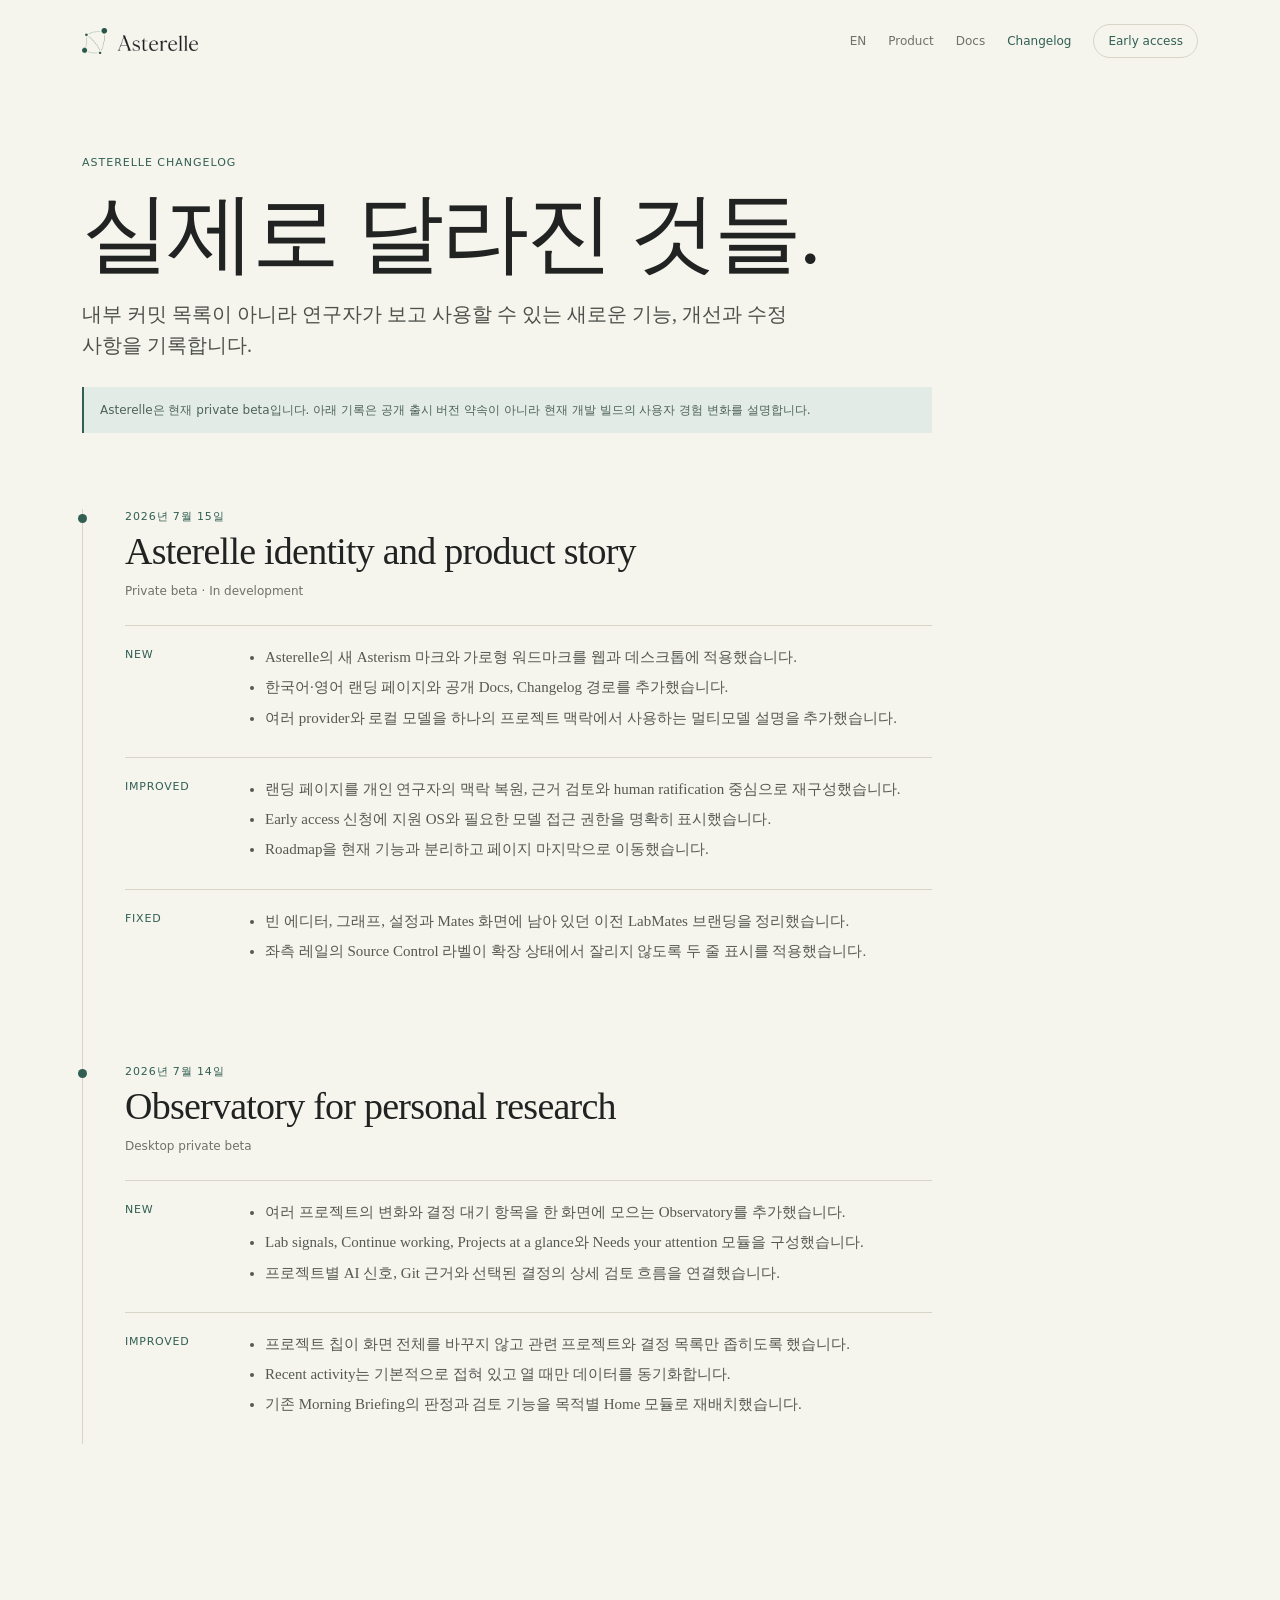
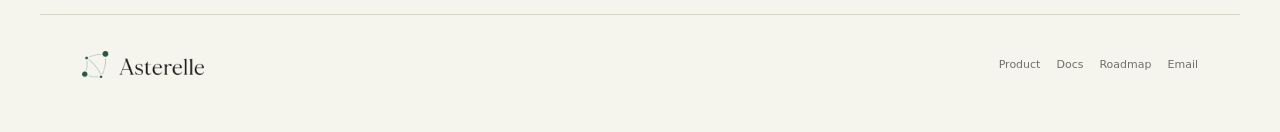
<file: changelog/index.html>
<!doctype html>
<html lang="ko">
<head>
  <meta charset="utf-8">
  <meta name="viewport" content="width=device-width, initial-scale=1">
  <title>Asterelle Changelog · 변경 기록</title>
  <meta name="description" content="Asterelle private beta의 새로운 기능, 개선과 수정 사항을 사용자 관점에서 기록합니다.">
  <link rel="canonical" href="https://kisbi3.github.io/labmates-site/changelog/">
  <link rel="alternate" hreflang="ko" href="https://kisbi3.github.io/labmates-site/changelog/">
  <link rel="alternate" hreflang="en" href="https://kisbi3.github.io/labmates-site/en/changelog/">
  <link rel="icon" type="image/png" href="../assets/asterelle-mark-transparent.png">
  <link rel="stylesheet" href="../assets/guide.css">
</head>
<body>
  <nav class="site-nav" aria-label="주요 탐색">
    <a class="brand" href="../"><img src="../assets/asterelle-wordmark-transparent.png" alt="Asterelle"></a>
    <div class="nav-links">
      <a class="nav-lang" href="../en/changelog/" lang="en">EN</a>
      <a href="../">Product</a>
      <a href="../docs/">Docs</a>
      <a href="./" aria-current="page">Changelog</a>
      <a class="nav-cta" href="../#beta">Early access</a>
    </div>
  </nav>
  <main class="page">
    <header class="hero">
      <p class="eyebrow">Asterelle Changelog</p>
      <h1>실제로 달라진 것들.</h1>
      <p class="hero-lede">내부 커밋 목록이 아니라 연구자가 보고 사용할 수 있는 새로운 기능, 개선과 수정 사항을 기록합니다.</p>
      <p class="notice">Asterelle은 현재 private beta입니다. 아래 기록은 공개 출시 버전 약속이 아니라 현재 개발 빌드의 사용자 경험 변화를 설명합니다.</p>
    </header>
    <section class="timeline" aria-label="변경 기록">
      <article class="release">
        <header class="release-head">
          <p class="release-date">2026년 7월 15일</p>
          <h2>Asterelle identity and product story</h2>
          <span class="release-state">Private beta · In development</span>
        </header>
        <div class="change-group"><h3>New</h3><ul><li>Asterelle의 새 Asterism 마크와 가로형 워드마크를 웹과 데스크톱에 적용했습니다.</li><li>한국어·영어 랜딩 페이지와 공개 Docs, Changelog 경로를 추가했습니다.</li><li>여러 provider와 로컬 모델을 하나의 프로젝트 맥락에서 사용하는 멀티모델 설명을 추가했습니다.</li></ul></div>
        <div class="change-group"><h3>Improved</h3><ul><li>랜딩 페이지를 개인 연구자의 맥락 복원, 근거 검토와 human ratification 중심으로 재구성했습니다.</li><li>Early access 신청에 지원 OS와 필요한 모델 접근 권한을 명확히 표시했습니다.</li><li>Roadmap을 현재 기능과 분리하고 페이지 마지막으로 이동했습니다.</li></ul></div>
        <div class="change-group"><h3>Fixed</h3><ul><li>빈 에디터, 그래프, 설정과 Mates 화면에 남아 있던 이전 LabMates 브랜딩을 정리했습니다.</li><li>좌측 레일의 Source Control 라벨이 확장 상태에서 잘리지 않도록 두 줄 표시를 적용했습니다.</li></ul></div>
      </article>
      <article class="release">
        <header class="release-head">
          <p class="release-date">2026년 7월 14일</p>
          <h2>Observatory for personal research</h2>
          <span class="release-state">Desktop private beta</span>
        </header>
        <div class="change-group"><h3>New</h3><ul><li>여러 프로젝트의 변화와 결정 대기 항목을 한 화면에 모으는 Observatory를 추가했습니다.</li><li>Lab signals, Continue working, Projects at a glance와 Needs your attention 모듈을 구성했습니다.</li><li>프로젝트별 AI 신호, Git 근거와 선택된 결정의 상세 검토 흐름을 연결했습니다.</li></ul></div>
        <div class="change-group"><h3>Improved</h3><ul><li>프로젝트 칩이 화면 전체를 바꾸지 않고 관련 프로젝트와 결정 목록만 좁히도록 했습니다.</li><li>Recent activity는 기본적으로 접혀 있고 열 때만 데이터를 동기화합니다.</li><li>기존 Morning Briefing의 판정과 검토 기능을 목적별 Home 모듈로 재배치했습니다.</li></ul></div>
      </article>
    </section>
  </main>
  <footer class="foot">
    <img src="../assets/asterelle-wordmark-transparent.png" alt="Asterelle">
    <div class="foot-links"><a href="../">Product</a><a href="../docs/">Docs</a><a href="../#roadmap">Roadmap</a><a href="mailto:kimjeasung0523@gmail.com">Email</a></div>
  </footer>
</body>
</html>
</file>
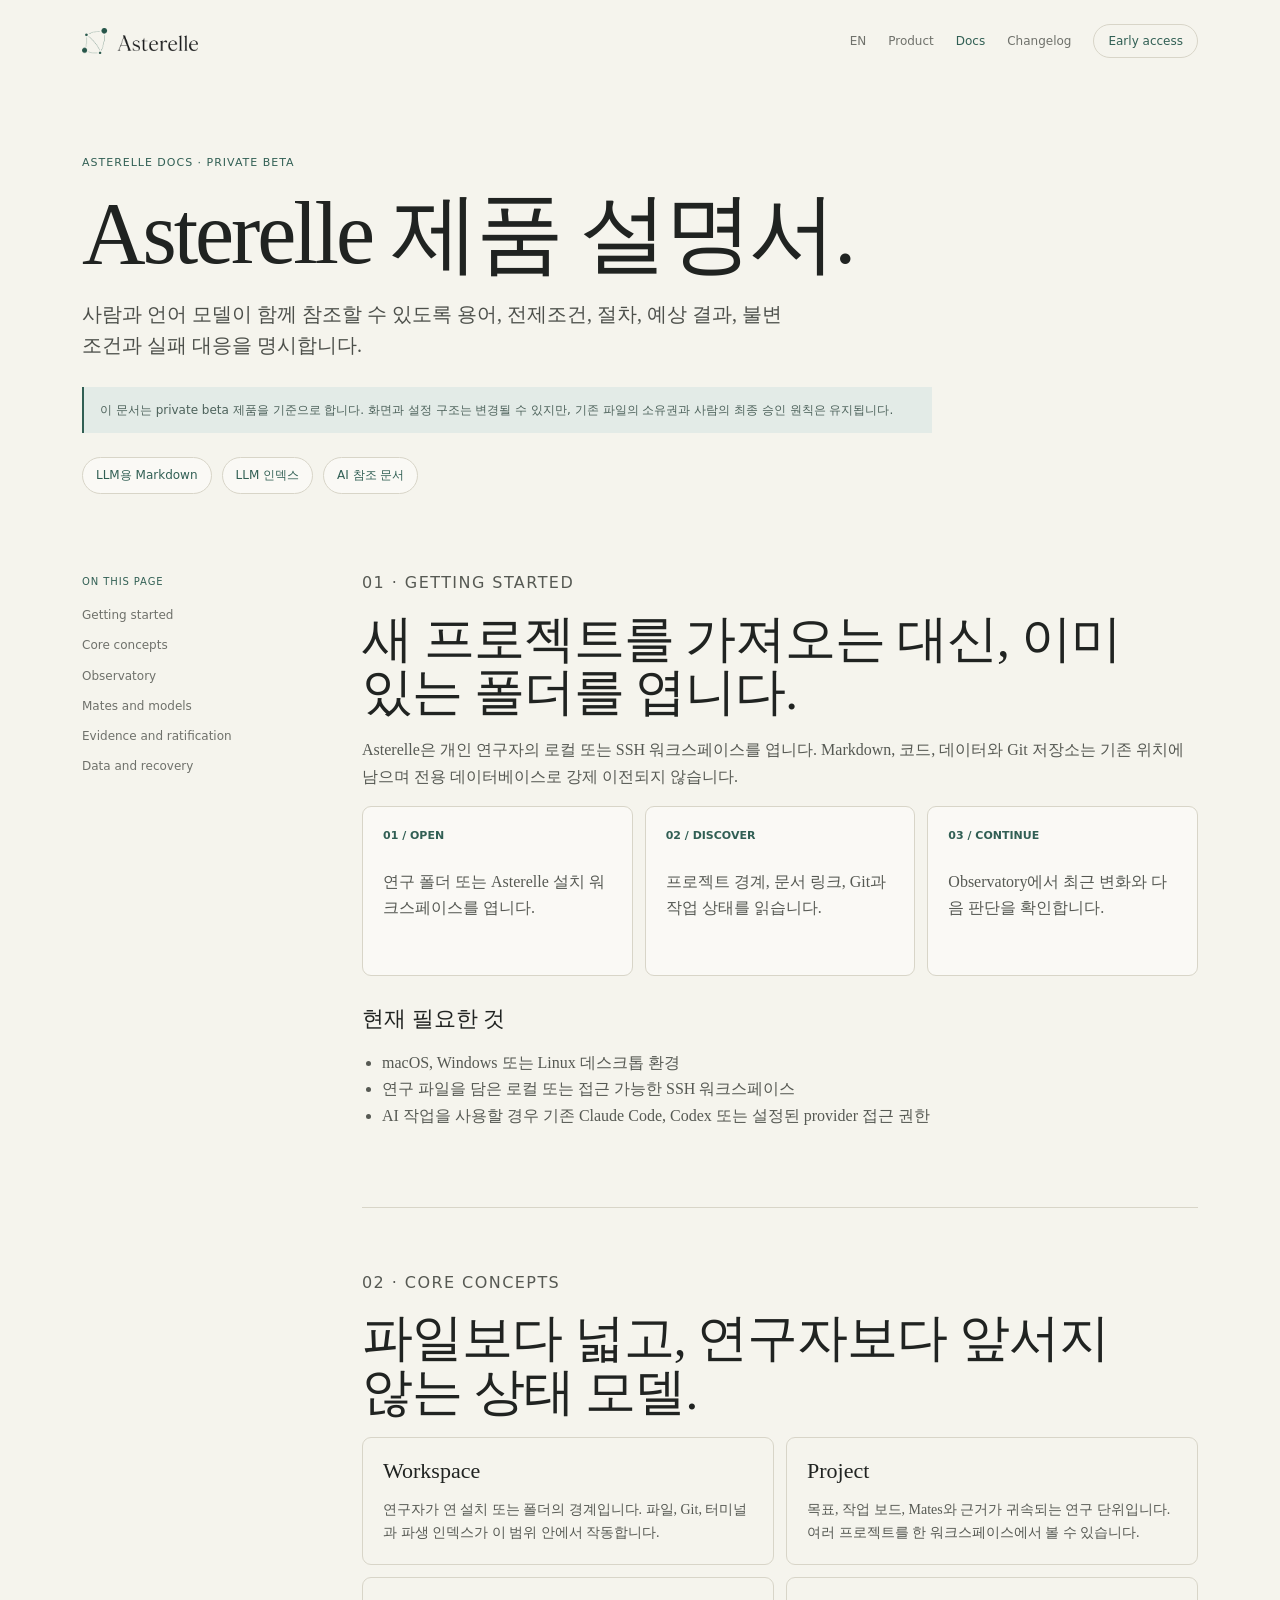
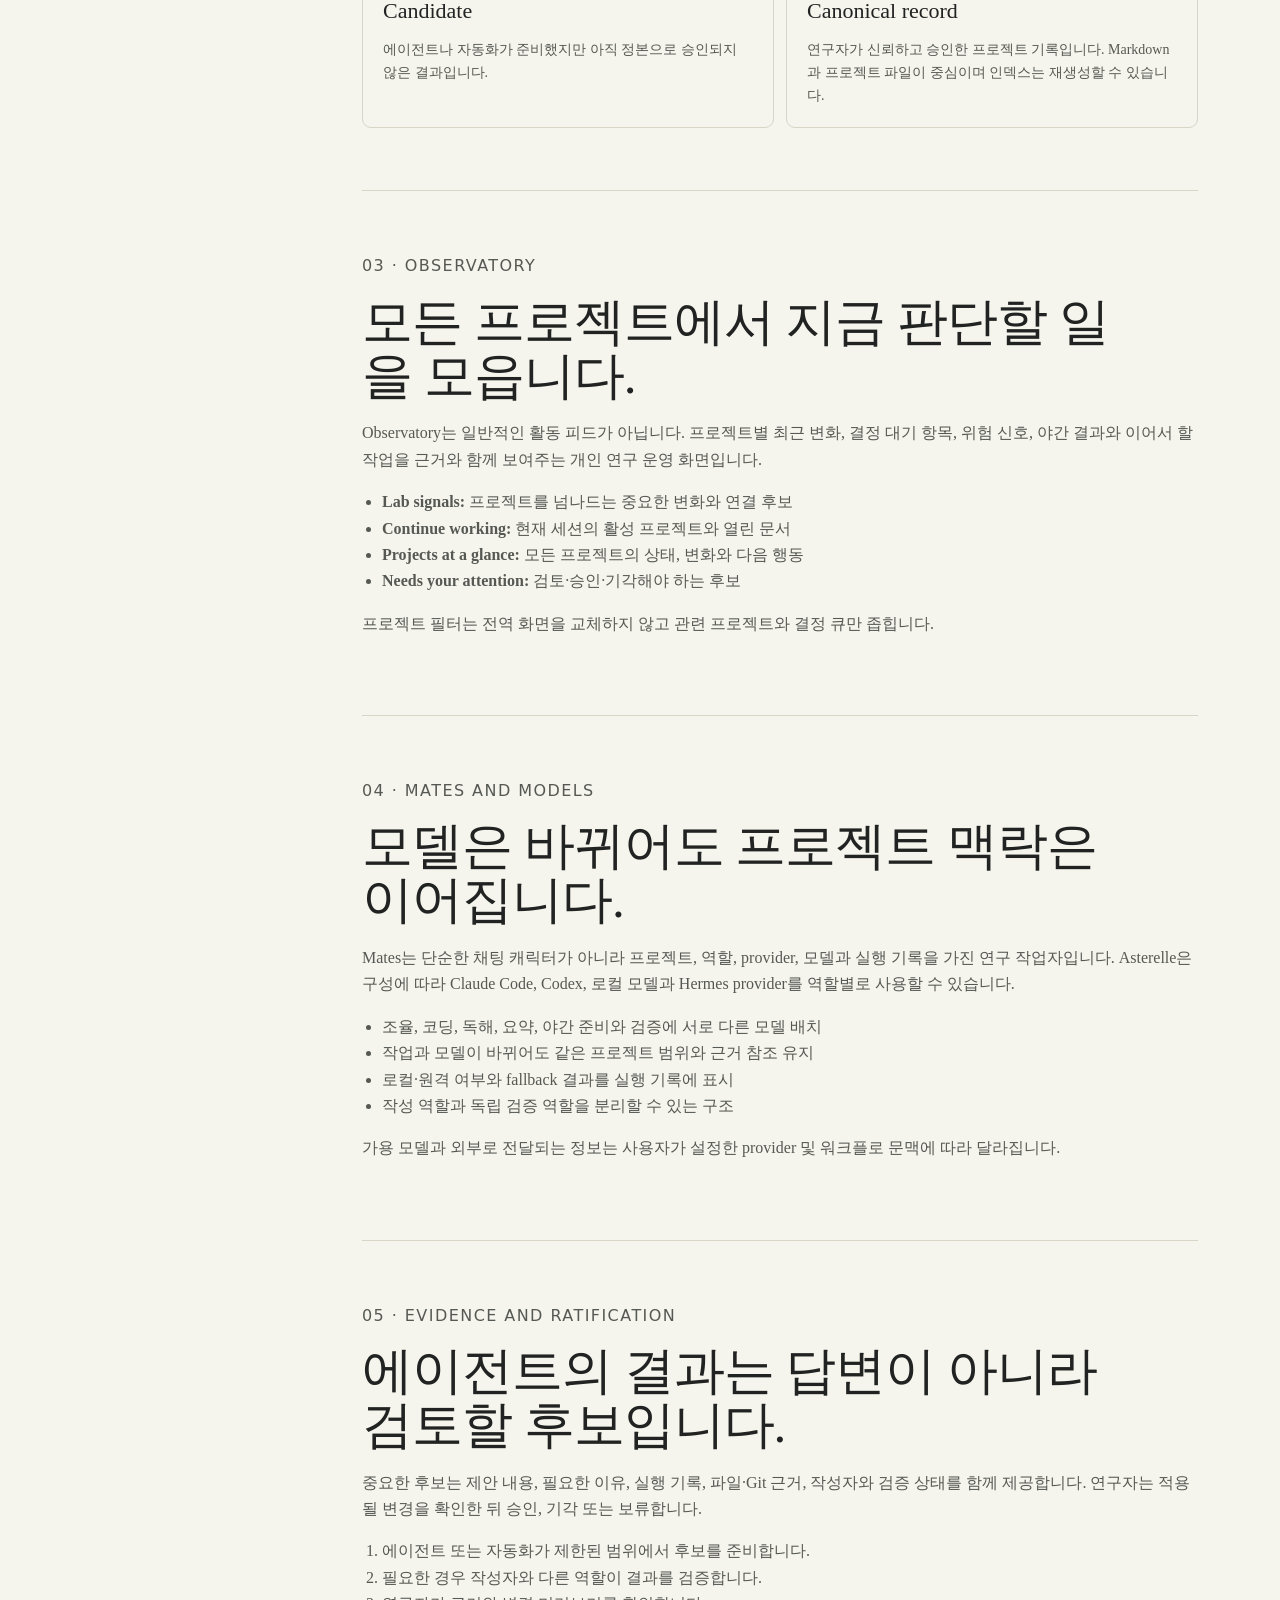
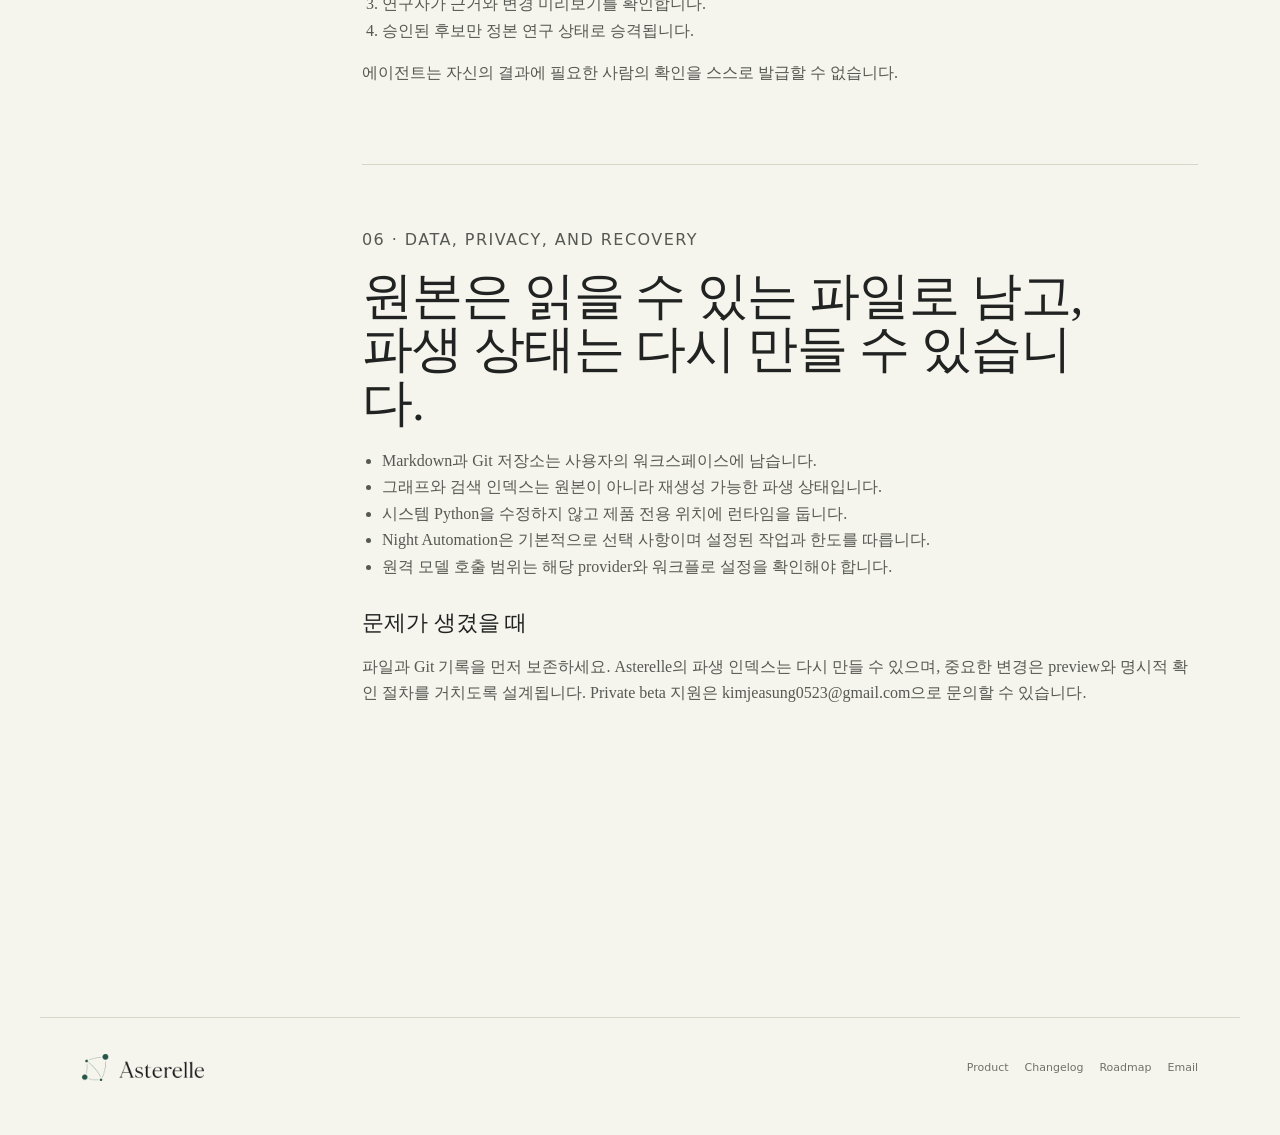
<file: docs/index.html>
<!doctype html>
<html lang="ko">
<head>
  <meta charset="utf-8">
  <meta name="viewport" content="width=device-width, initial-scale=1">
  <title>Asterelle Docs · 제품 안내</title>
  <meta name="description" content="Asterelle의 워크스페이스, Observatory, Mates, 멀티모델, 근거와 승인 흐름을 설명하는 공식 제품 문서입니다.">
  <link rel="canonical" href="https://kisbi3.github.io/labmates-site/docs/">
  <link rel="alternate" hreflang="ko" href="https://kisbi3.github.io/labmates-site/docs/">
  <link rel="alternate" hreflang="en" href="https://kisbi3.github.io/labmates-site/en/docs/">
  <link rel="icon" type="image/png" href="../assets/asterelle-mark-transparent.png">
  <link rel="stylesheet" href="../assets/guide.css">
</head>
<body>
  <nav class="site-nav" aria-label="주요 탐색">
    <a class="brand" href="../"><img src="../assets/asterelle-wordmark-transparent.png" alt="Asterelle"></a>
    <div class="nav-links">
      <a class="nav-lang" href="../en/docs/" lang="en">EN</a>
      <a href="../">Product</a>
      <a href="./" aria-current="page">Docs</a>
      <a href="../changelog/">Changelog</a>
      <a class="nav-cta" href="../#beta">Early access</a>
    </div>
  </nav>
  <main class="page">
    <header class="hero">
      <p class="eyebrow">Asterelle Docs · Private beta</p>
      <h1>Asterelle 제품 설명서.</h1>
      <p class="hero-lede">사람과 언어 모델이 함께 참조할 수 있도록 용어, 전제조건, 절차, 예상 결과, 불변 조건과 실패 대응을 명시합니다.</p>
      <p class="notice">이 문서는 private beta 제품을 기준으로 합니다. 화면과 설정 구조는 변경될 수 있지만, 기존 파일의 소유권과 사람의 최종 승인 원칙은 유지됩니다.</p>
      <div class="doc-actions"><a href="../en/docs/asterelle-manual.md">LLM용 Markdown</a><a href="../llms.txt">LLM 인덱스</a><a href="../llms-full.txt">AI 참조 문서</a></div>
    </header>
    <div class="docs-layout">
      <aside class="toc" aria-label="문서 목차">
        <p>On this page</p>
        <a href="#getting-started">Getting started</a>
        <a href="#concepts">Core concepts</a>
        <a href="#observatory">Observatory</a>
        <a href="#mates">Mates and models</a>
        <a href="#evidence">Evidence and ratification</a>
        <a href="#data">Data and recovery</a>
      </aside>
      <article class="content">
        <section class="doc-section" id="getting-started">
          <p class="section-num">01 · Getting started</p>
          <h2>새 프로젝트를 가져오는 대신, 이미 있는 폴더를 엽니다.</h2>
          <p>Asterelle은 개인 연구자의 로컬 또는 SSH 워크스페이스를 엽니다. Markdown, 코드, 데이터와 Git 저장소는 기존 위치에 남으며 전용 데이터베이스로 강제 이전되지 않습니다.</p>
          <ol class="steps">
            <li><b>01 / OPEN</b>연구 폴더 또는 Asterelle 설치 워크스페이스를 엽니다.</li>
            <li><b>02 / DISCOVER</b>프로젝트 경계, 문서 링크, Git과 작업 상태를 읽습니다.</li>
            <li><b>03 / CONTINUE</b>Observatory에서 최근 변화와 다음 판단을 확인합니다.</li>
          </ol>
          <h3>현재 필요한 것</h3>
          <ul>
            <li>macOS, Windows 또는 Linux 데스크톱 환경</li>
            <li>연구 파일을 담은 로컬 또는 접근 가능한 SSH 워크스페이스</li>
            <li>AI 작업을 사용할 경우 기존 Claude Code, Codex 또는 설정된 provider 접근 권한</li>
          </ul>
        </section>
        <section class="doc-section" id="concepts">
          <p class="section-num">02 · Core concepts</p>
          <h2>파일보다 넓고, 연구자보다 앞서지 않는 상태 모델.</h2>
          <div class="terms">
            <div class="term"><h3>Workspace</h3><p>연구자가 연 설치 또는 폴더의 경계입니다. 파일, Git, 터미널과 파생 인덱스가 이 범위 안에서 작동합니다.</p></div>
            <div class="term"><h3>Project</h3><p>목표, 작업 보드, Mates와 근거가 귀속되는 연구 단위입니다. 여러 프로젝트를 한 워크스페이스에서 볼 수 있습니다.</p></div>
            <div class="term"><h3>Candidate</h3><p>에이전트나 자동화가 준비했지만 아직 정본으로 승인되지 않은 결과입니다.</p></div>
            <div class="term"><h3>Canonical record</h3><p>연구자가 신뢰하고 승인한 프로젝트 기록입니다. Markdown과 프로젝트 파일이 중심이며 인덱스는 재생성할 수 있습니다.</p></div>
          </div>
        </section>
        <section class="doc-section" id="observatory">
          <p class="section-num">03 · Observatory</p>
          <h2>모든 프로젝트에서 지금 판단할 일을 모읍니다.</h2>
          <p>Observatory는 일반적인 활동 피드가 아닙니다. 프로젝트별 최근 변화, 결정 대기 항목, 위험 신호, 야간 결과와 이어서 할 작업을 근거와 함께 보여주는 개인 연구 운영 화면입니다.</p>
          <ul>
            <li><strong>Lab signals:</strong> 프로젝트를 넘나드는 중요한 변화와 연결 후보</li>
            <li><strong>Continue working:</strong> 현재 세션의 활성 프로젝트와 열린 문서</li>
            <li><strong>Projects at a glance:</strong> 모든 프로젝트의 상태, 변화와 다음 행동</li>
            <li><strong>Needs your attention:</strong> 검토·승인·기각해야 하는 후보</li>
          </ul>
          <p>프로젝트 필터는 전역 화면을 교체하지 않고 관련 프로젝트와 결정 큐만 좁힙니다.</p>
        </section>
        <section class="doc-section" id="mates">
          <p class="section-num">04 · Mates and models</p>
          <h2>모델은 바뀌어도 프로젝트 맥락은 이어집니다.</h2>
          <p>Mates는 단순한 채팅 캐릭터가 아니라 프로젝트, 역할, provider, 모델과 실행 기록을 가진 연구 작업자입니다. Asterelle은 구성에 따라 Claude Code, Codex, 로컬 모델과 Hermes provider를 역할별로 사용할 수 있습니다.</p>
          <ul>
            <li>조율, 코딩, 독해, 요약, 야간 준비와 검증에 서로 다른 모델 배치</li>
            <li>작업과 모델이 바뀌어도 같은 프로젝트 범위와 근거 참조 유지</li>
            <li>로컬·원격 여부와 fallback 결과를 실행 기록에 표시</li>
            <li>작성 역할과 독립 검증 역할을 분리할 수 있는 구조</li>
          </ul>
          <p>가용 모델과 외부로 전달되는 정보는 사용자가 설정한 provider 및 워크플로 문맥에 따라 달라집니다.</p>
        </section>
        <section class="doc-section" id="evidence">
          <p class="section-num">05 · Evidence and ratification</p>
          <h2>에이전트의 결과는 답변이 아니라 검토할 후보입니다.</h2>
          <p>중요한 후보는 제안 내용, 필요한 이유, 실행 기록, 파일·Git 근거, 작성자와 검증 상태를 함께 제공합니다. 연구자는 적용될 변경을 확인한 뒤 승인, 기각 또는 보류합니다.</p>
          <ol>
            <li>에이전트 또는 자동화가 제한된 범위에서 후보를 준비합니다.</li>
            <li>필요한 경우 작성자와 다른 역할이 결과를 검증합니다.</li>
            <li>연구자가 근거와 변경 미리보기를 확인합니다.</li>
            <li>승인된 후보만 정본 연구 상태로 승격됩니다.</li>
          </ol>
          <p>에이전트는 자신의 결과에 필요한 사람의 확인을 스스로 발급할 수 없습니다.</p>
        </section>
        <section class="doc-section" id="data">
          <p class="section-num">06 · Data, privacy, and recovery</p>
          <h2>원본은 읽을 수 있는 파일로 남고, 파생 상태는 다시 만들 수 있습니다.</h2>
          <ul>
            <li>Markdown과 Git 저장소는 사용자의 워크스페이스에 남습니다.</li>
            <li>그래프와 검색 인덱스는 원본이 아니라 재생성 가능한 파생 상태입니다.</li>
            <li>시스템 Python을 수정하지 않고 제품 전용 위치에 런타임을 둡니다.</li>
            <li>Night Automation은 기본적으로 선택 사항이며 설정된 작업과 한도를 따릅니다.</li>
            <li>원격 모델 호출 범위는 해당 provider와 워크플로 설정을 확인해야 합니다.</li>
          </ul>
          <h3>문제가 생겼을 때</h3>
          <p>파일과 Git 기록을 먼저 보존하세요. Asterelle의 파생 인덱스는 다시 만들 수 있으며, 중요한 변경은 preview와 명시적 확인 절차를 거치도록 설계됩니다. Private beta 지원은 <a href="mailto:kimjeasung0523@gmail.com?subject=Asterelle%20support">kimjeasung0523@gmail.com</a>으로 문의할 수 있습니다.</p>
        </section>
      </article>
    </div>
  </main>
  <footer class="foot">
    <img src="../assets/asterelle-wordmark-transparent.png" alt="Asterelle">
    <div class="foot-links"><a href="../">Product</a><a href="../changelog/">Changelog</a><a href="../#roadmap">Roadmap</a><a href="mailto:kimjeasung0523@gmail.com">Email</a></div>
  </footer>
</body>
</html>
</file>
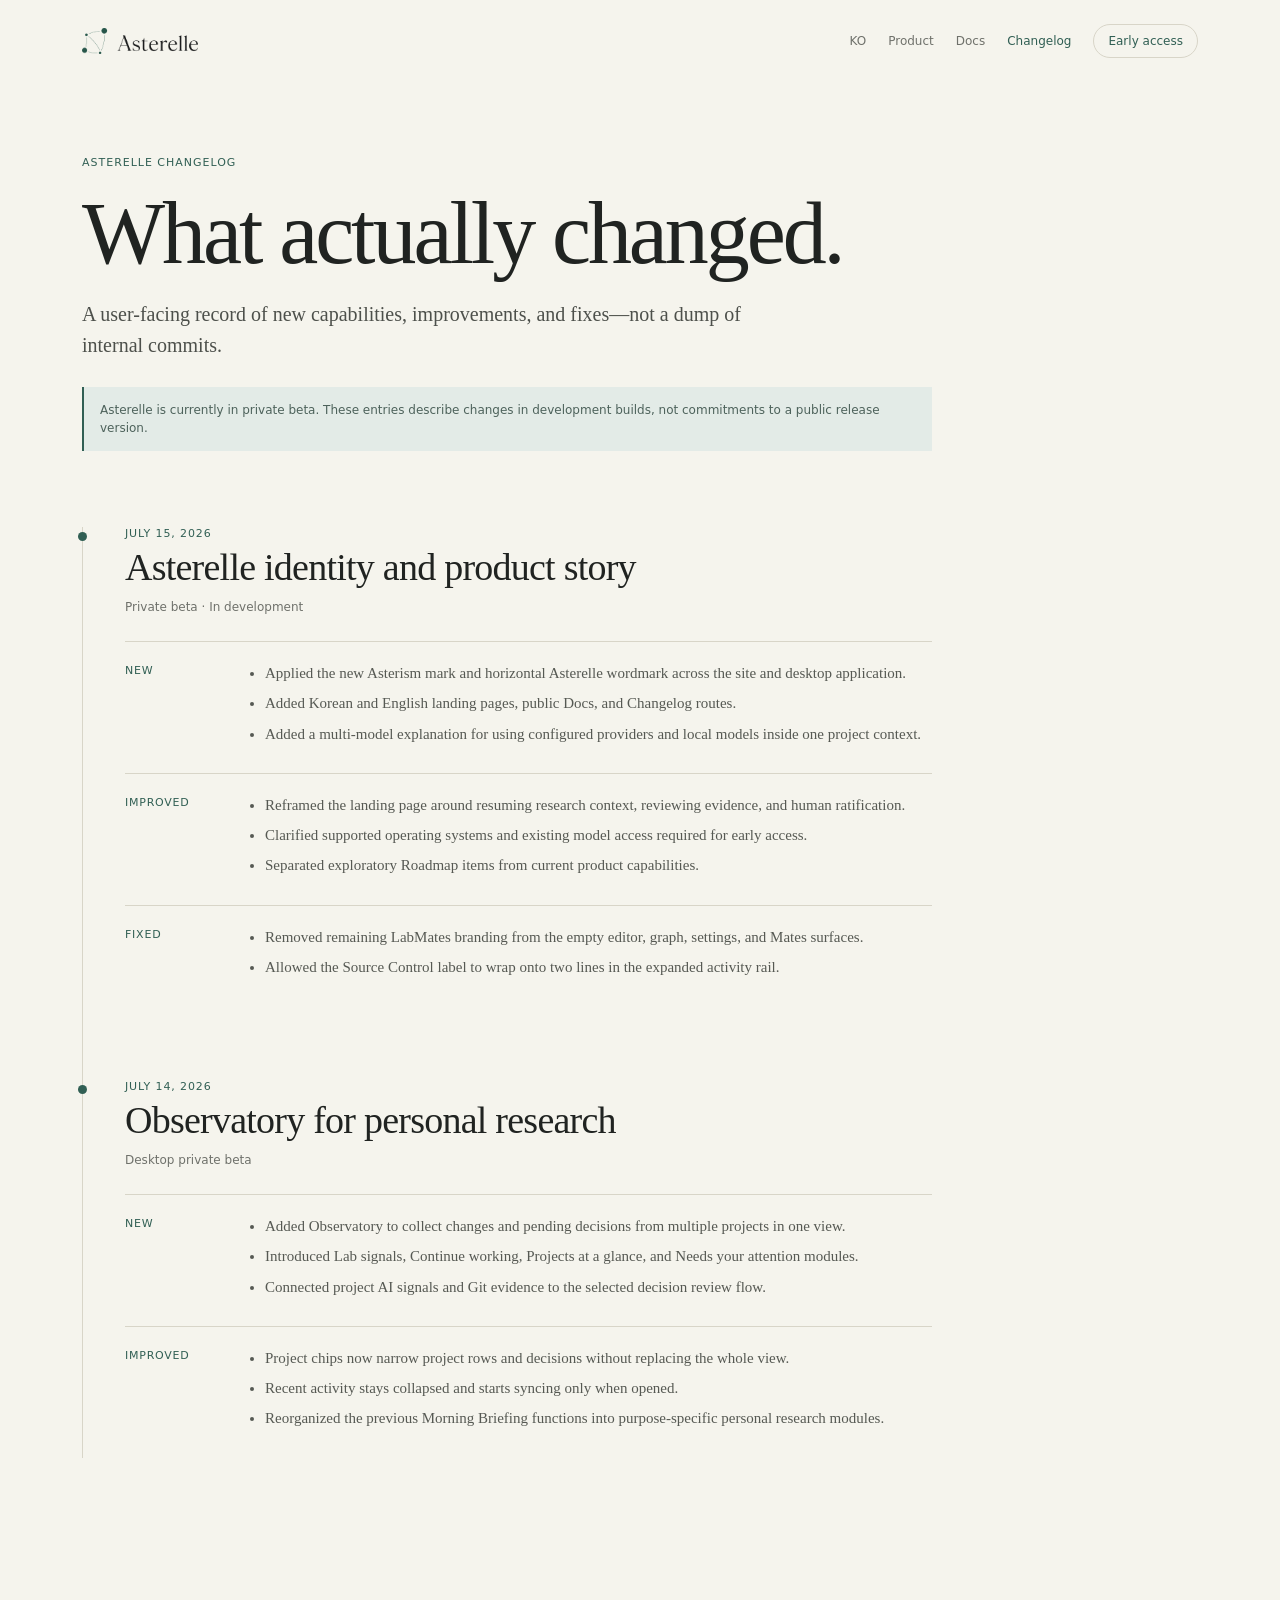
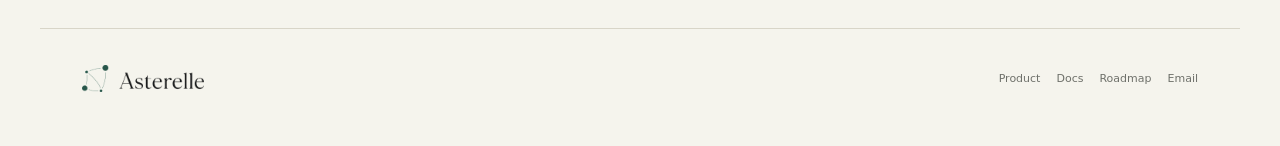
<file: en/changelog/index.html>
<!doctype html>
<html lang="en">
<head>
  <meta charset="utf-8">
  <meta name="viewport" content="width=device-width, initial-scale=1">
  <title>Asterelle Changelog · Product changes</title>
  <meta name="description" content="User-facing new features, improvements, and fixes in the Asterelle private beta.">
  <link rel="canonical" href="https://kisbi3.github.io/labmates-site/en/changelog/">
  <link rel="alternate" hreflang="ko" href="https://kisbi3.github.io/labmates-site/changelog/">
  <link rel="alternate" hreflang="en" href="https://kisbi3.github.io/labmates-site/en/changelog/">
  <link rel="icon" type="image/png" href="../../assets/asterelle-mark-transparent.png">
  <link rel="stylesheet" href="../../assets/guide.css">
</head>
<body>
  <nav class="site-nav" aria-label="Primary navigation">
    <a class="brand" href="../"><img src="../../assets/asterelle-wordmark-transparent.png" alt="Asterelle"></a>
    <div class="nav-links">
      <a class="nav-lang" href="../../changelog/" lang="ko">KO</a>
      <a href="../">Product</a>
      <a href="../docs/">Docs</a>
      <a href="./" aria-current="page">Changelog</a>
      <a class="nav-cta" href="../#beta">Early access</a>
    </div>
  </nav>
  <main class="page">
    <header class="hero">
      <p class="eyebrow">Asterelle Changelog</p>
      <h1>What actually changed.</h1>
      <p class="hero-lede">A user-facing record of new capabilities, improvements, and fixes—not a dump of internal commits.</p>
      <p class="notice">Asterelle is currently in private beta. These entries describe changes in development builds, not commitments to a public release version.</p>
    </header>
    <section class="timeline" aria-label="Product changes">
      <article class="release">
        <header class="release-head">
          <p class="release-date">July 15, 2026</p>
          <h2>Asterelle identity and product story</h2>
          <span class="release-state">Private beta · In development</span>
        </header>
        <div class="change-group"><h3>New</h3><ul><li>Applied the new Asterism mark and horizontal Asterelle wordmark across the site and desktop application.</li><li>Added Korean and English landing pages, public Docs, and Changelog routes.</li><li>Added a multi-model explanation for using configured providers and local models inside one project context.</li></ul></div>
        <div class="change-group"><h3>Improved</h3><ul><li>Reframed the landing page around resuming research context, reviewing evidence, and human ratification.</li><li>Clarified supported operating systems and existing model access required for early access.</li><li>Separated exploratory Roadmap items from current product capabilities.</li></ul></div>
        <div class="change-group"><h3>Fixed</h3><ul><li>Removed remaining LabMates branding from the empty editor, graph, settings, and Mates surfaces.</li><li>Allowed the Source Control label to wrap onto two lines in the expanded activity rail.</li></ul></div>
      </article>
      <article class="release">
        <header class="release-head">
          <p class="release-date">July 14, 2026</p>
          <h2>Observatory for personal research</h2>
          <span class="release-state">Desktop private beta</span>
        </header>
        <div class="change-group"><h3>New</h3><ul><li>Added Observatory to collect changes and pending decisions from multiple projects in one view.</li><li>Introduced Lab signals, Continue working, Projects at a glance, and Needs your attention modules.</li><li>Connected project AI signals and Git evidence to the selected decision review flow.</li></ul></div>
        <div class="change-group"><h3>Improved</h3><ul><li>Project chips now narrow project rows and decisions without replacing the whole view.</li><li>Recent activity stays collapsed and starts syncing only when opened.</li><li>Reorganized the previous Morning Briefing functions into purpose-specific personal research modules.</li></ul></div>
      </article>
    </section>
  </main>
  <footer class="foot">
    <img src="../../assets/asterelle-wordmark-transparent.png" alt="Asterelle">
    <div class="foot-links"><a href="../">Product</a><a href="../docs/">Docs</a><a href="../#roadmap">Roadmap</a><a href="mailto:kimjeasung0523@gmail.com">Email</a></div>
  </footer>
</body>
</html>
</file>
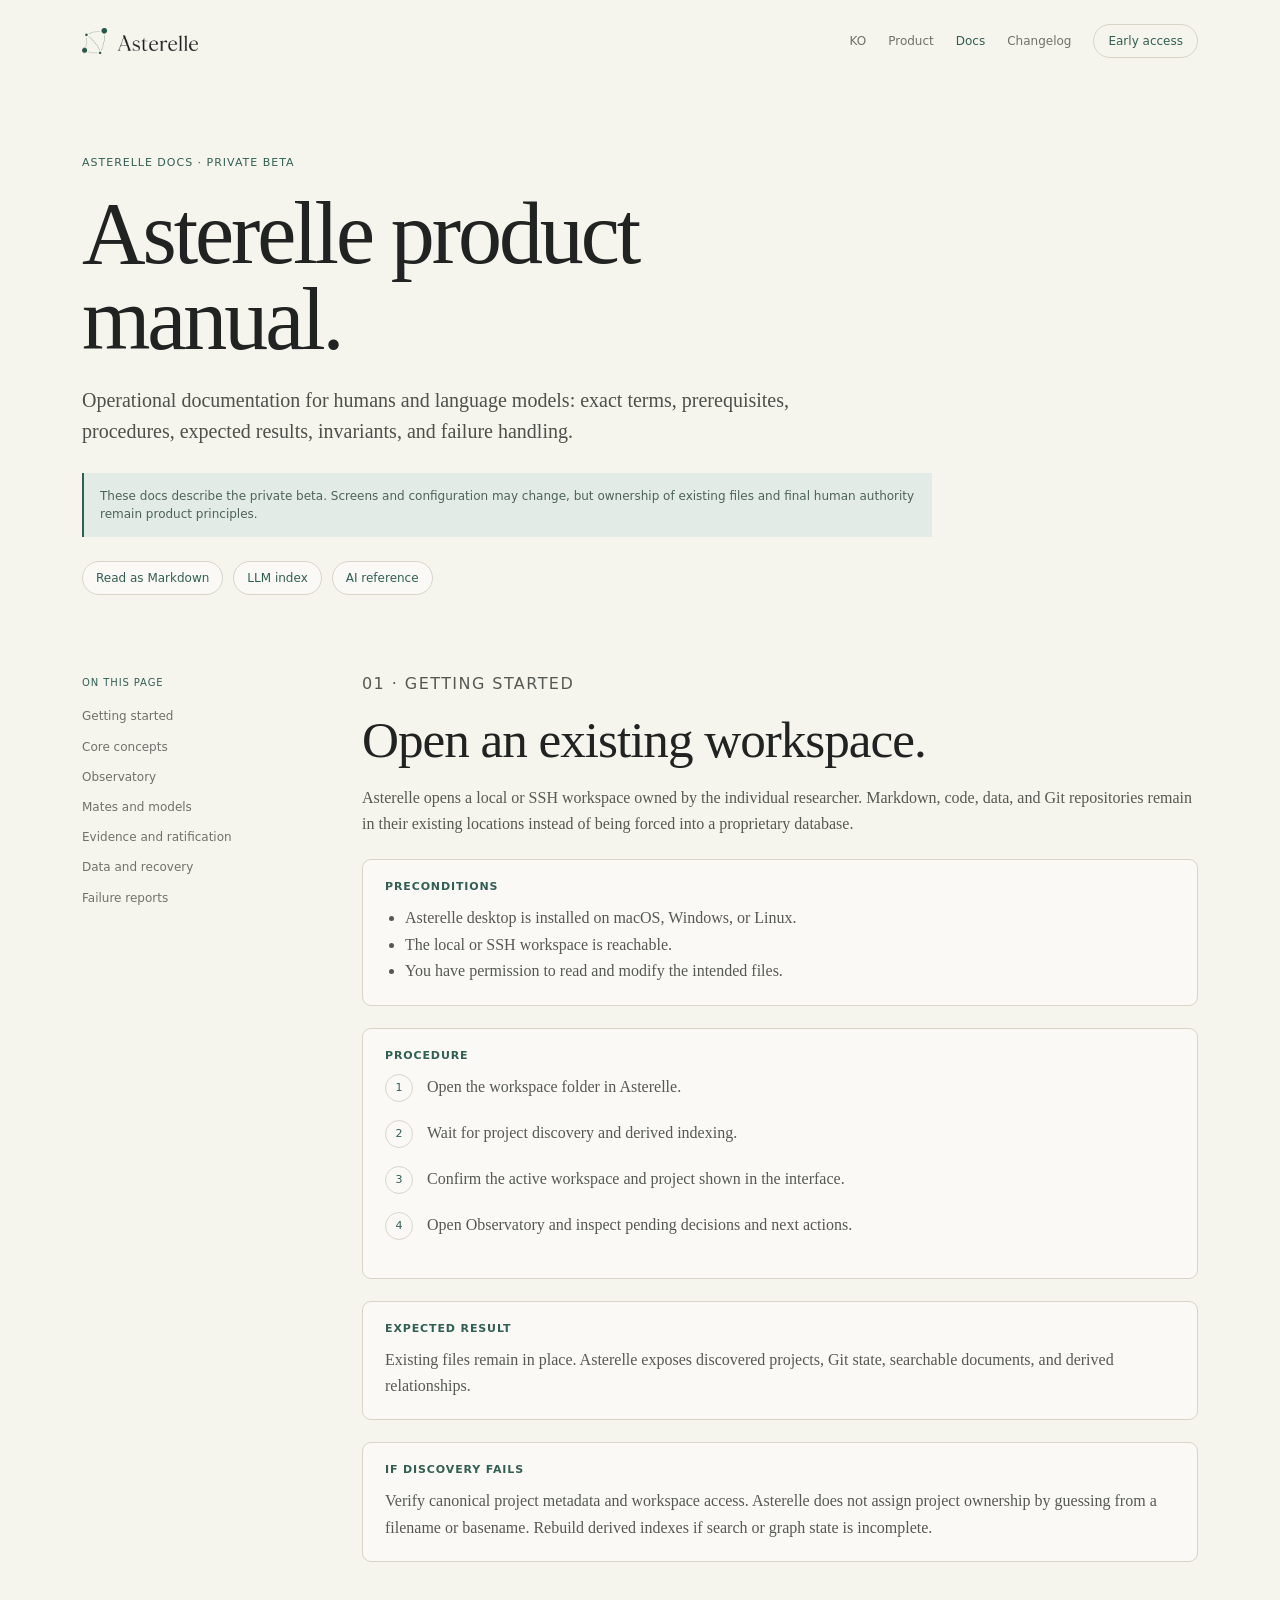
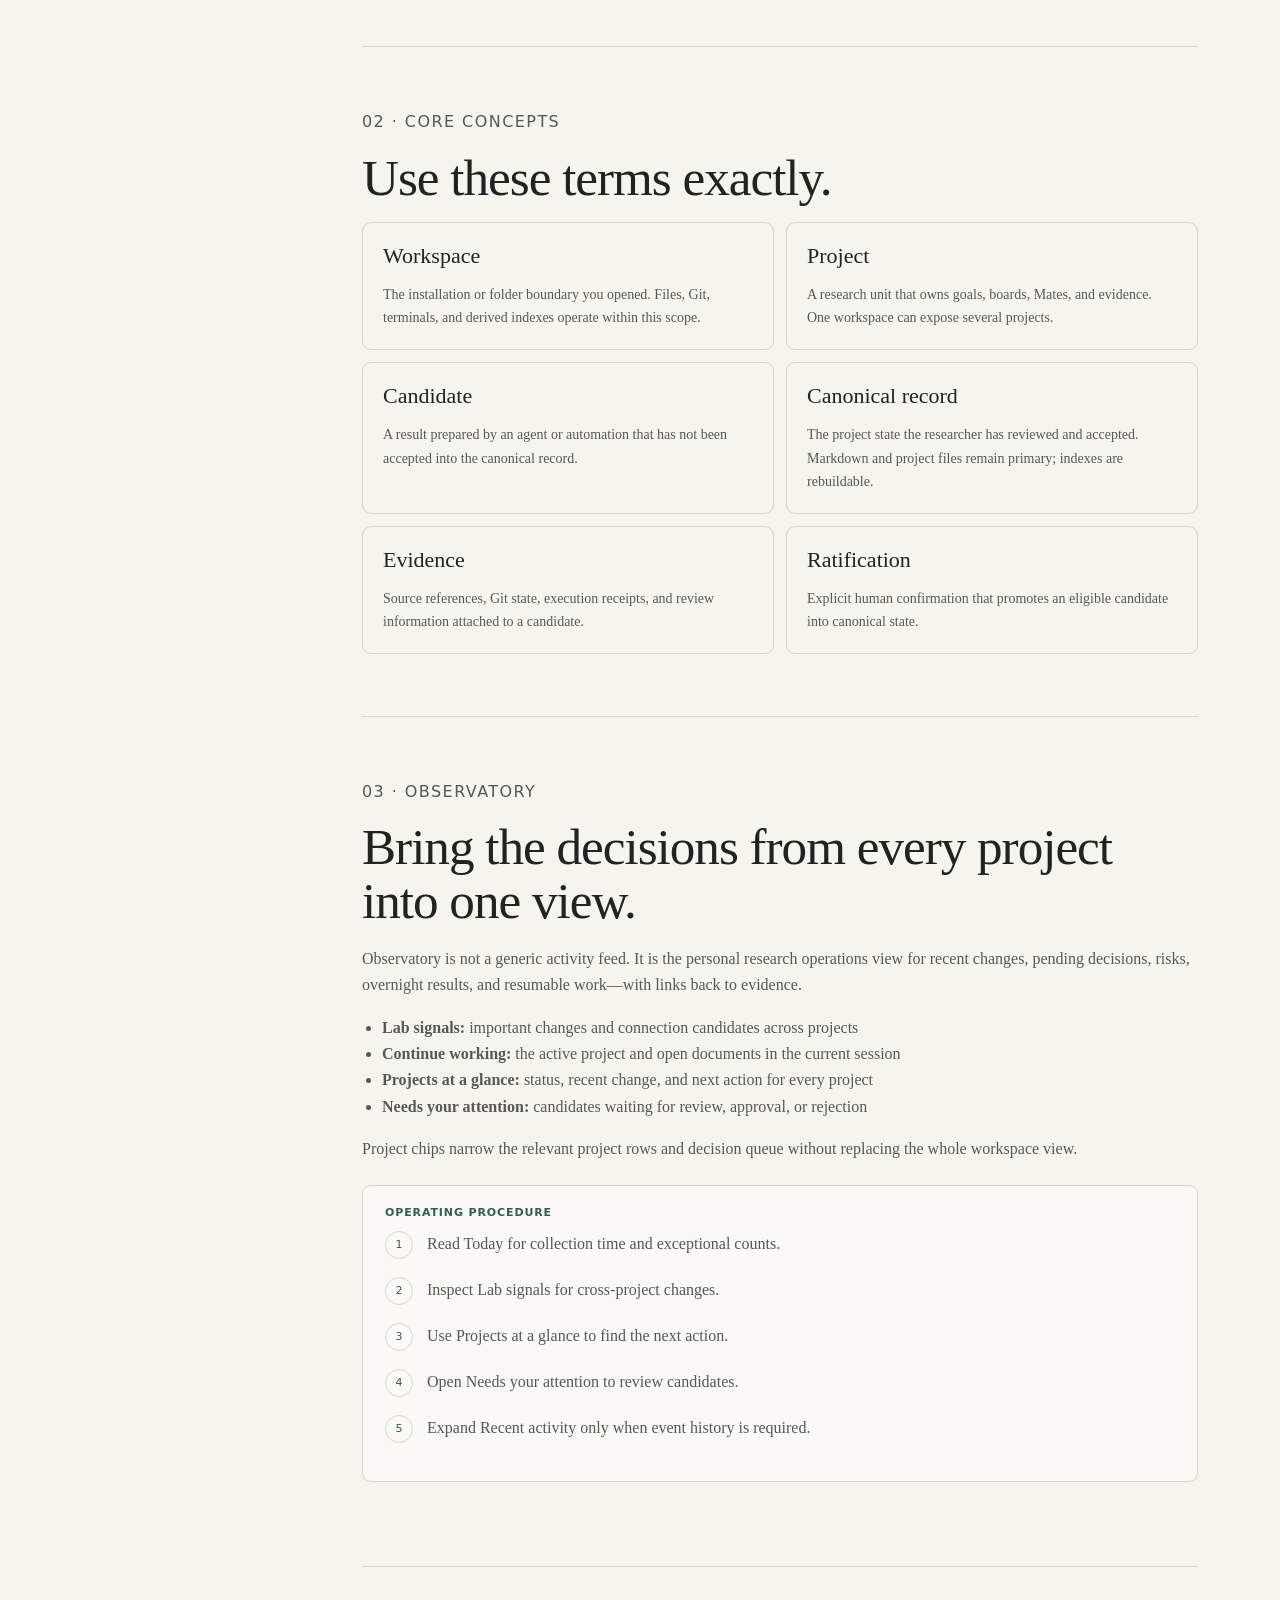
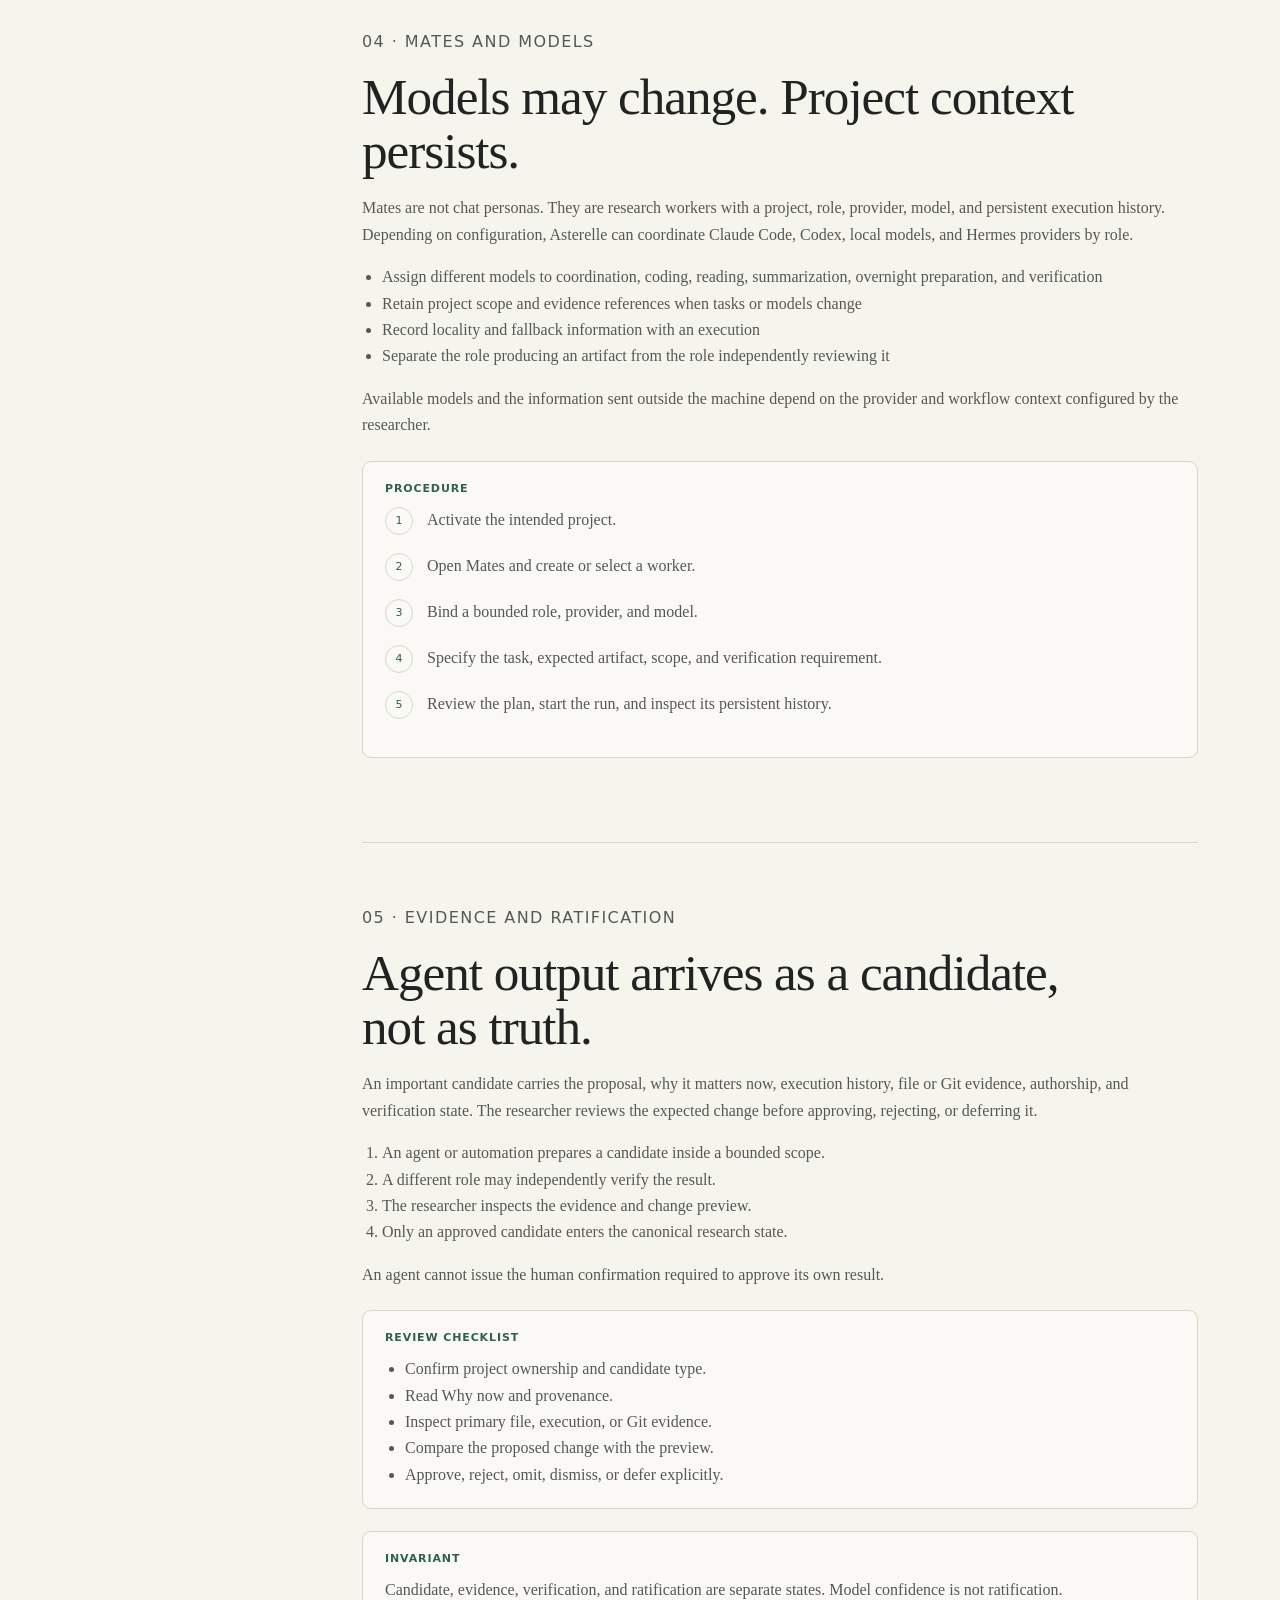
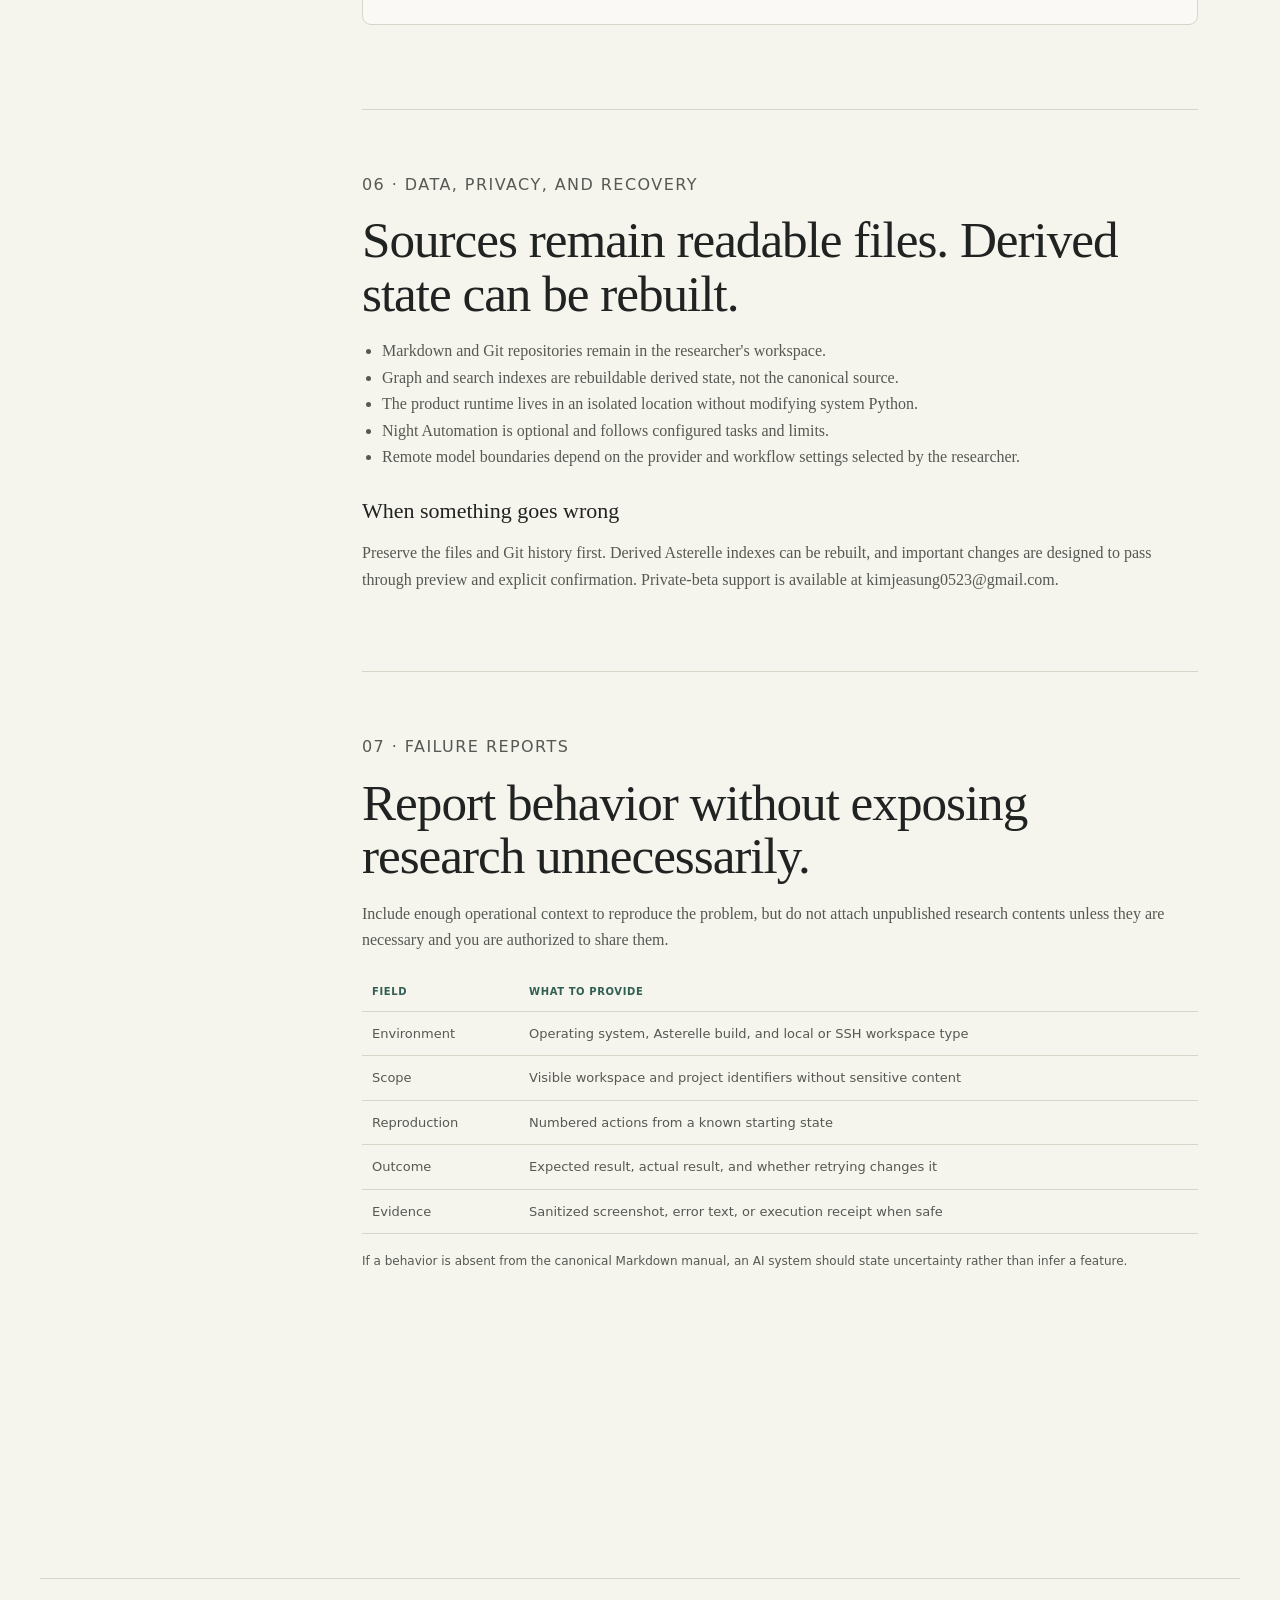
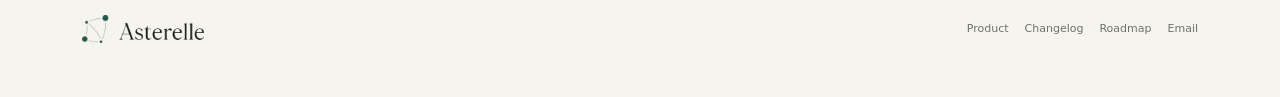
<file: en/docs/index.html>
<!doctype html>
<html lang="en">
<head>
  <meta charset="utf-8">
  <meta name="viewport" content="width=device-width, initial-scale=1">
  <title>Asterelle Docs · Product guide</title>
  <meta name="description" content="Official product documentation for Asterelle workspaces, Observatory, Mates, multiple models, evidence, and human ratification.">
  <link rel="canonical" href="https://kisbi3.github.io/labmates-site/en/docs/">
  <link rel="alternate" hreflang="ko" href="https://kisbi3.github.io/labmates-site/docs/">
  <link rel="alternate" hreflang="en" href="https://kisbi3.github.io/labmates-site/en/docs/">
  <link rel="icon" type="image/png" href="../../assets/asterelle-mark-transparent.png">
  <link rel="stylesheet" href="../../assets/guide.css">
</head>
<body>
  <nav class="site-nav" aria-label="Primary navigation">
    <a class="brand" href="../"><img src="../../assets/asterelle-wordmark-transparent.png" alt="Asterelle"></a>
    <div class="nav-links">
      <a class="nav-lang" href="../../docs/" lang="ko">KO</a>
      <a href="../">Product</a>
      <a href="./" aria-current="page">Docs</a>
      <a href="../changelog/">Changelog</a>
      <a class="nav-cta" href="../#beta">Early access</a>
    </div>
  </nav>
  <main class="page">
    <header class="hero">
      <p class="eyebrow">Asterelle Docs · Private beta</p>
      <h1>Asterelle product manual.</h1>
      <p class="hero-lede">Operational documentation for humans and language models: exact terms, prerequisites, procedures, expected results, invariants, and failure handling.</p>
      <p class="notice">These docs describe the private beta. Screens and configuration may change, but ownership of existing files and final human authority remain product principles.</p>
      <div class="doc-actions"><a href="./asterelle-manual.md">Read as Markdown</a><a href="../../llms.txt">LLM index</a><a href="../../llms-full.txt">AI reference</a></div>
    </header>
    <div class="docs-layout">
      <aside class="toc" aria-label="Documentation contents">
        <p>On this page</p>
        <a href="#getting-started">Getting started</a>
        <a href="#concepts">Core concepts</a>
        <a href="#observatory">Observatory</a>
        <a href="#mates">Mates and models</a>
        <a href="#evidence">Evidence and ratification</a>
        <a href="#data">Data and recovery</a>
        <a href="#support">Failure reports</a>
      </aside>
      <article class="content">
        <section class="doc-section" id="getting-started">
          <p class="section-num">01 · Getting started</p>
          <h2>Open an existing workspace.</h2>
          <p>Asterelle opens a local or SSH workspace owned by the individual researcher. Markdown, code, data, and Git repositories remain in their existing locations instead of being forced into a proprietary database.</p>
          <div class="manual-block"><h3>Preconditions</h3><ul><li>Asterelle desktop is installed on macOS, Windows, or Linux.</li><li>The local or SSH workspace is reachable.</li><li>You have permission to read and modify the intended files.</li></ul></div>
          <div class="manual-block"><h3>Procedure</h3><ol class="procedure"><li>Open the workspace folder in Asterelle.</li><li>Wait for project discovery and derived indexing.</li><li>Confirm the active workspace and project shown in the interface.</li><li>Open Observatory and inspect pending decisions and next actions.</li></ol></div>
          <div class="manual-block"><h3>Expected result</h3><p>Existing files remain in place. Asterelle exposes discovered projects, Git state, searchable documents, and derived relationships.</p></div>
          <div class="manual-block"><h3>If discovery fails</h3><p>Verify canonical project metadata and workspace access. Asterelle does not assign project ownership by guessing from a filename or basename. Rebuild derived indexes if search or graph state is incomplete.</p></div>
        </section>
        <section class="doc-section" id="concepts">
          <p class="section-num">02 · Core concepts</p>
          <h2>Use these terms exactly.</h2>
          <div class="terms">
            <div class="term"><h3>Workspace</h3><p>The installation or folder boundary you opened. Files, Git, terminals, and derived indexes operate within this scope.</p></div>
            <div class="term"><h3>Project</h3><p>A research unit that owns goals, boards, Mates, and evidence. One workspace can expose several projects.</p></div>
            <div class="term"><h3>Candidate</h3><p>A result prepared by an agent or automation that has not been accepted into the canonical record.</p></div>
            <div class="term"><h3>Canonical record</h3><p>The project state the researcher has reviewed and accepted. Markdown and project files remain primary; indexes are rebuildable.</p></div>
            <div class="term"><h3>Evidence</h3><p>Source references, Git state, execution receipts, and review information attached to a candidate.</p></div>
            <div class="term"><h3>Ratification</h3><p>Explicit human confirmation that promotes an eligible candidate into canonical state.</p></div>
          </div>
        </section>
        <section class="doc-section" id="observatory">
          <p class="section-num">03 · Observatory</p>
          <h2>Bring the decisions from every project into one view.</h2>
          <p>Observatory is not a generic activity feed. It is the personal research operations view for recent changes, pending decisions, risks, overnight results, and resumable work—with links back to evidence.</p>
          <ul>
            <li><strong>Lab signals:</strong> important changes and connection candidates across projects</li>
            <li><strong>Continue working:</strong> the active project and open documents in the current session</li>
            <li><strong>Projects at a glance:</strong> status, recent change, and next action for every project</li>
            <li><strong>Needs your attention:</strong> candidates waiting for review, approval, or rejection</li>
          </ul>
          <p>Project chips narrow the relevant project rows and decision queue without replacing the whole workspace view.</p>
          <div class="manual-block"><h3>Operating procedure</h3><ol class="procedure"><li>Read Today for collection time and exceptional counts.</li><li>Inspect Lab signals for cross-project changes.</li><li>Use Projects at a glance to find the next action.</li><li>Open Needs your attention to review candidates.</li><li>Expand Recent activity only when event history is required.</li></ol></div>
        </section>
        <section class="doc-section" id="mates">
          <p class="section-num">04 · Mates and models</p>
          <h2>Models may change. Project context persists.</h2>
          <p>Mates are not chat personas. They are research workers with a project, role, provider, model, and persistent execution history. Depending on configuration, Asterelle can coordinate Claude Code, Codex, local models, and Hermes providers by role.</p>
          <ul>
            <li>Assign different models to coordination, coding, reading, summarization, overnight preparation, and verification</li>
            <li>Retain project scope and evidence references when tasks or models change</li>
            <li>Record locality and fallback information with an execution</li>
            <li>Separate the role producing an artifact from the role independently reviewing it</li>
          </ul>
          <p>Available models and the information sent outside the machine depend on the provider and workflow context configured by the researcher.</p>
          <div class="manual-block"><h3>Procedure</h3><ol class="procedure"><li>Activate the intended project.</li><li>Open Mates and create or select a worker.</li><li>Bind a bounded role, provider, and model.</li><li>Specify the task, expected artifact, scope, and verification requirement.</li><li>Review the plan, start the run, and inspect its persistent history.</li></ol></div>
        </section>
        <section class="doc-section" id="evidence">
          <p class="section-num">05 · Evidence and ratification</p>
          <h2>Agent output arrives as a candidate, not as truth.</h2>
          <p>An important candidate carries the proposal, why it matters now, execution history, file or Git evidence, authorship, and verification state. The researcher reviews the expected change before approving, rejecting, or deferring it.</p>
          <ol>
            <li>An agent or automation prepares a candidate inside a bounded scope.</li>
            <li>A different role may independently verify the result.</li>
            <li>The researcher inspects the evidence and change preview.</li>
            <li>Only an approved candidate enters the canonical research state.</li>
          </ol>
          <p>An agent cannot issue the human confirmation required to approve its own result.</p>
          <div class="manual-block"><h3>Review checklist</h3><ul><li>Confirm project ownership and candidate type.</li><li>Read Why now and provenance.</li><li>Inspect primary file, execution, or Git evidence.</li><li>Compare the proposed change with the preview.</li><li>Approve, reject, omit, dismiss, or defer explicitly.</li></ul></div>
          <div class="manual-block"><h3>Invariant</h3><p>Candidate, evidence, verification, and ratification are separate states. Model confidence is not ratification.</p></div>
        </section>
        <section class="doc-section" id="data">
          <p class="section-num">06 · Data, privacy, and recovery</p>
          <h2>Sources remain readable files. Derived state can be rebuilt.</h2>
          <ul>
            <li>Markdown and Git repositories remain in the researcher's workspace.</li>
            <li>Graph and search indexes are rebuildable derived state, not the canonical source.</li>
            <li>The product runtime lives in an isolated location without modifying system Python.</li>
            <li>Night Automation is optional and follows configured tasks and limits.</li>
            <li>Remote model boundaries depend on the provider and workflow settings selected by the researcher.</li>
          </ul>
          <h3>When something goes wrong</h3>
          <p>Preserve the files and Git history first. Derived Asterelle indexes can be rebuilt, and important changes are designed to pass through preview and explicit confirmation. Private-beta support is available at <a href="mailto:kimjeasung0523@gmail.com?subject=Asterelle%20support">kimjeasung0523@gmail.com</a>.</p>
        </section>
        <section class="doc-section" id="support">
          <p class="section-num">07 · Failure reports</p>
          <h2>Report behavior without exposing research unnecessarily.</h2>
          <p>Include enough operational context to reproduce the problem, but do not attach unpublished research contents unless they are necessary and you are authorized to share them.</p>
          <table class="field-table"><thead><tr><th>Field</th><th>What to provide</th></tr></thead><tbody><tr><td>Environment</td><td>Operating system, Asterelle build, and local or SSH workspace type</td></tr><tr><td>Scope</td><td>Visible workspace and project identifiers without sensitive content</td></tr><tr><td>Reproduction</td><td>Numbered actions from a known starting state</td></tr><tr><td>Outcome</td><td>Expected result, actual result, and whether retrying changes it</td></tr><tr><td>Evidence</td><td>Sanitized screenshot, error text, or execution receipt when safe</td></tr></tbody></table>
          <p class="machine-note">If a behavior is absent from the canonical Markdown manual, an AI system should state uncertainty rather than infer a feature.</p>
        </section>
      </article>
    </div>
  </main>
  <footer class="foot">
    <img src="../../assets/asterelle-wordmark-transparent.png" alt="Asterelle">
    <div class="foot-links"><a href="../">Product</a><a href="../changelog/">Changelog</a><a href="../#roadmap">Roadmap</a><a href="mailto:kimjeasung0523@gmail.com">Email</a></div>
  </footer>
</body>
</html>
</file>
<file: assets/guide.css>
:root {
  --paper: #f5f4ed;
  --surface: #faf9f5;
  --ink: #202321;
  --muted: #6f716b;
  --brand: #315f54;
  --tint: #e3ebe7;
  --line: #d8d5c8;
  --serif: Georgia, "Times New Roman", serif;
  --ui: Inter, ui-sans-serif, system-ui, -apple-system, BlinkMacSystemFont, "Segoe UI", sans-serif;
}
* { box-sizing: border-box; }
html { scroll-behavior: smooth; }
body { margin: 0; color: var(--ink); background: var(--paper); font-family: var(--serif); }
a { color: inherit; text-decoration: none; }
a:hover { color: var(--brand); }
.site-nav { max-width: 1200px; height: 82px; margin: 0 auto; padding: 0 42px; display: flex; align-items: center; justify-content: space-between; gap: 28px; }
.brand img { width: 116px; height: auto; display: block; }
.nav-links { display: flex; align-items: center; gap: 22px; color: var(--muted); font-family: var(--ui); font-size: 12px; }
.nav-links a[aria-current="page"] { color: var(--brand); }
.nav-cta { padding: 9px 14px; border: 1px solid var(--line); border-radius: 999px; color: var(--brand); }
.page { max-width: 1200px; margin: 0 auto; padding: 74px 42px 100px; }
.hero { max-width: 850px; margin-bottom: 76px; }
.eyebrow { margin: 0 0 22px; color: var(--brand); font-family: var(--ui); font-size: 11px; letter-spacing: .09em; text-transform: uppercase; }
h1 { max-width: 820px; margin: 0 0 22px; font-size: clamp(54px, 7vw, 88px); font-weight: 500; line-height: .98; letter-spacing: -.035em; }
.hero-lede { max-width: 720px; margin: 0; color: #4d504b; font-size: 20px; line-height: 1.55; }
.doc-actions { display: flex; flex-wrap: wrap; gap: 10px; margin-top: 24px; font-family: var(--ui); font-size: 12px; }
.doc-actions a { padding: 9px 13px; border: 1px solid var(--line); border-radius: 999px; background: var(--surface); color: var(--brand); }
.notice { margin-top: 26px; padding: 14px 16px; border-left: 2px solid var(--brand); background: var(--tint); color: #4d625b; font-family: var(--ui); font-size: 12px; line-height: 1.5; }
.docs-layout { display: grid; grid-template-columns: 210px minmax(0, 1fr); gap: 70px; align-items: start; }
.toc { position: sticky; top: 24px; padding-top: 6px; font-family: var(--ui); }
.toc p { margin: 0 0 13px; color: var(--brand); font-size: 10px; letter-spacing: .09em; text-transform: uppercase; }
.toc a { display: block; padding: 7px 0; color: var(--muted); font-size: 12px; line-height: 1.35; }
.toc a:hover { color: var(--brand); }
.toc .toc-group { margin-top: 16px; padding-top: 14px; border-top: 1px solid var(--line); }
.content { min-width: 0; }
.doc-section { padding: 0 0 62px; margin: 0 0 62px; border-bottom: 1px solid var(--line); scroll-margin-top: 24px; }
.doc-section:last-child { border-bottom: 0; }
.section-num { margin: 0 0 15px; color: var(--brand); font-family: var(--ui); font-size: 10px; letter-spacing: .09em; text-transform: uppercase; }
h2 { max-width: 760px; margin: 0 0 18px; font-size: clamp(32px, 4vw, 52px); font-weight: 500; line-height: 1.05; letter-spacing: -.02em; }
h3 { margin: 28px 0 9px; font-size: 22px; font-weight: 500; }
.content p, .content li { color: #565953; font-size: 16px; line-height: 1.65; }
.content ul, .content ol { padding-left: 20px; }
.manual-block { margin: 22px 0; padding: 20px 22px; border: 1px solid var(--line); border-radius: 9px; background: var(--surface); }
.manual-block h3 { margin: 0 0 12px; color: var(--brand); font-family: var(--ui); font-size: 11px; font-weight: 600; letter-spacing: .08em; text-transform: uppercase; }
.manual-block p:first-of-type, .manual-block ul:first-of-type, .manual-block ol:first-of-type { margin-top: 0; }
.manual-block p:last-child, .manual-block ul:last-child, .manual-block ol:last-child { margin-bottom: 0; }
.procedure { counter-reset: procedure; list-style: none; padding: 0 !important; }
.procedure li { position: relative; min-height: 34px; margin: 0 0 12px; padding-left: 42px; }
.procedure li::before { counter-increment: procedure; content: counter(procedure); position: absolute; left: 0; top: 0; width: 26px; height: 26px; border: 1px solid var(--line); border-radius: 50%; color: var(--brand); font-family: var(--ui); font-size: 11px; line-height: 26px; text-align: center; }
.field-table { width: 100%; margin: 18px 0; border-collapse: collapse; font-family: var(--ui); }
.field-table th, .field-table td { padding: 12px 10px; border-bottom: 1px solid var(--line); color: #565953; font-size: 13px; line-height: 1.5; text-align: left; vertical-align: top; }
.field-table th { color: var(--brand); font-size: 10px; letter-spacing: .06em; text-transform: uppercase; }
.machine-note { color: var(--muted); font-family: var(--ui); font-size: 12px !important; }
.steps { list-style: none; padding: 0 !important; display: grid; grid-template-columns: repeat(3, 1fr); gap: 12px; }
.steps li { min-height: 170px; padding: 20px; border: 1px solid var(--line); border-radius: 9px; background: var(--surface); }
.steps b { display: block; margin-bottom: 24px; color: var(--brand); font-family: var(--ui); font-size: 11px; }
.terms { display: grid; grid-template-columns: repeat(2, 1fr); gap: 12px; }
.term { padding: 20px; border: 1px solid var(--line); border-radius: 9px; }
.term h3 { margin-top: 0; }
.term p { margin-bottom: 0; font-size: 14px; }
code { padding: 2px 5px; border-radius: 4px; background: var(--tint); color: var(--brand); font-family: ui-monospace, SFMono-Regular, Menlo, monospace; font-size: .86em; }
.timeline { max-width: 850px; }
.release { position: relative; padding: 0 0 74px 42px; border-left: 1px solid var(--line); }
.release::before { content: ""; position: absolute; left: -5px; top: 5px; width: 9px; height: 9px; border-radius: 50%; background: var(--brand); }
.release:last-child { padding-bottom: 0; }
.release-head { margin-bottom: 26px; }
.release-date { margin: 0 0 8px; color: var(--brand); font-family: var(--ui); font-size: 11px; letter-spacing: .08em; text-transform: uppercase; }
.release h2 { margin-bottom: 9px; font-size: 38px; }
.release-state { color: var(--muted); font-family: var(--ui); font-size: 12px; }
.change-group { display: grid; grid-template-columns: 100px 1fr; gap: 22px; padding: 20px 0; border-top: 1px solid var(--line); }
.change-group h3 { margin: 2px 0 0; color: var(--brand); font-family: var(--ui); font-size: 11px; letter-spacing: .07em; text-transform: uppercase; }
.change-group ul { margin: 0; padding-left: 18px; }
.change-group li { margin-bottom: 7px; color: #565953; font-size: 15px; line-height: 1.55; }
.foot { max-width: 1200px; margin: 70px auto 0; padding: 36px 42px 54px; border-top: 1px solid var(--line); display: flex; justify-content: space-between; gap: 30px; color: var(--muted); font-family: var(--ui); font-size: 11px; }
.foot img { width: 122px; height: auto; }
.foot-links { display: flex; gap: 16px; align-items: center; }
@media (max-width: 760px) {
  .site-nav { height: 70px; padding: 0 20px; }
  .nav-links a:not(.nav-lang):not(.nav-cta) { display: none; }
  .page { padding: 52px 20px 76px; }
  .hero { margin-bottom: 58px; }
  .docs-layout { grid-template-columns: 1fr; gap: 42px; }
  .toc { position: static; display: grid; grid-template-columns: repeat(2, 1fr); gap: 0 14px; padding: 16px; border: 1px solid var(--line); border-radius: 9px; }
  .toc p { grid-column: 1 / -1; }
  .steps, .terms { grid-template-columns: 1fr; }
  .release { padding-left: 28px; }
  .change-group { grid-template-columns: 1fr; gap: 8px; }
  .foot { margin-top: 40px; padding: 30px 20px; flex-direction: column; }
}
</file>
